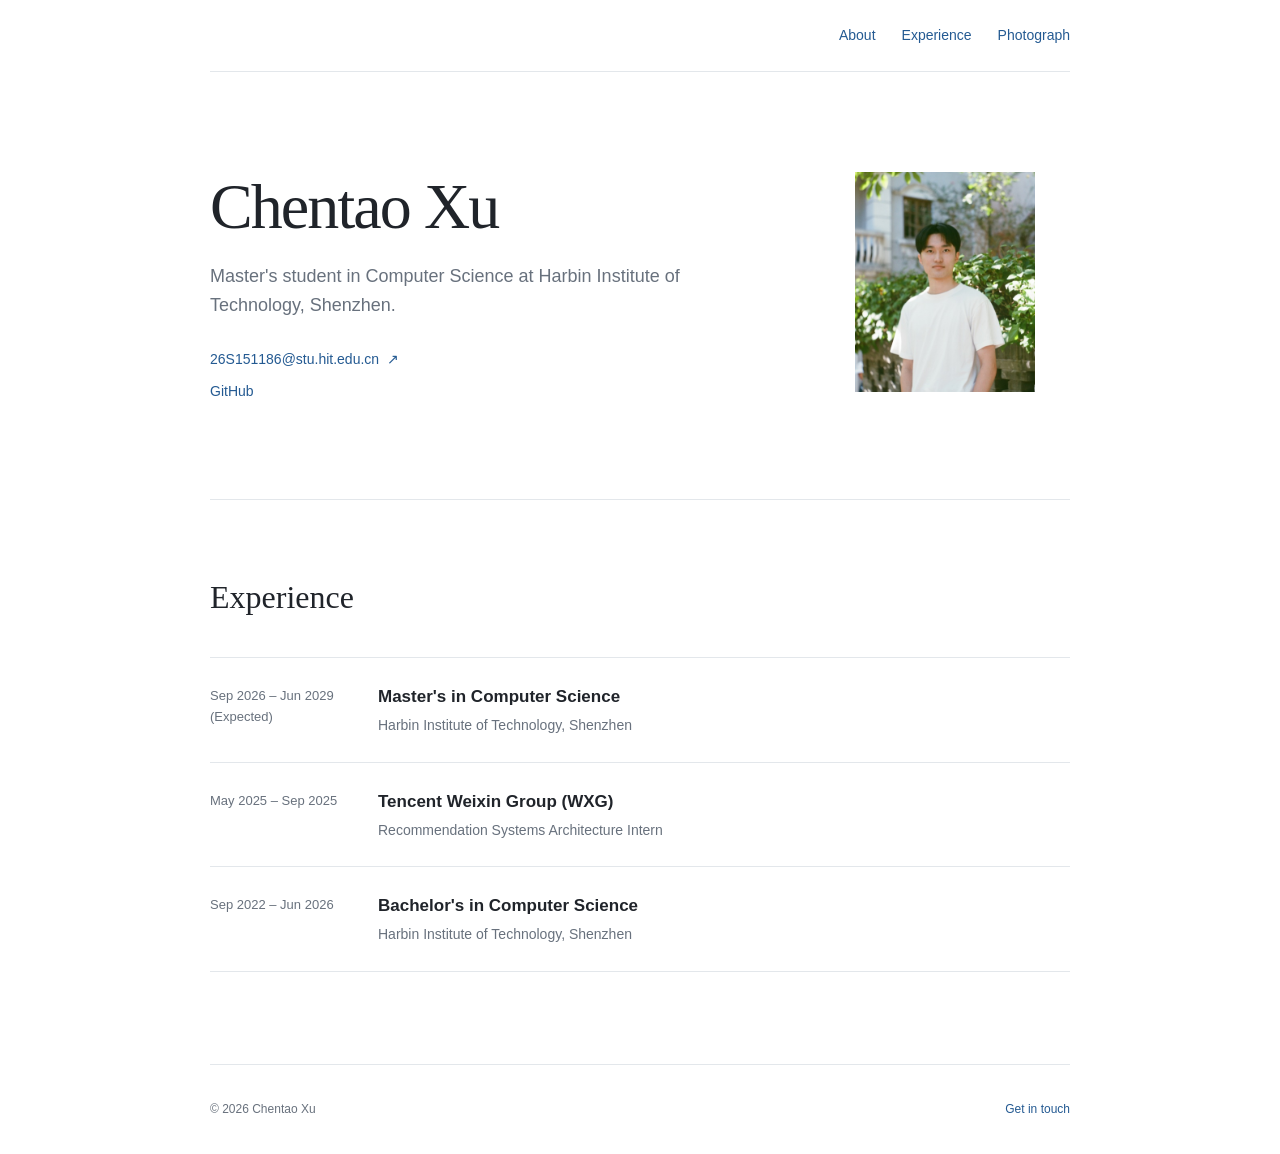
<file: index.html>
<!doctype html>
<html lang="en">
<head>
  <meta charset="utf-8">
  <meta name="viewport" content="width=device-width, initial-scale=1">
  <meta name="description" content="Chentao Xu, Computer Science master's student at Harbin Institute of Technology, Shenzhen.">
  <title>Chentao Xu · Academic Homepage</title>
  <link rel="stylesheet" href="styles.css?v=4">
</head>
<body>
  <div class="page-shell">
    <header class="site-header">
      <nav aria-label="Primary navigation">
        <a href="#about">About</a>
        <a href="#experience">Experience</a>
        <a href="photograph/">Photograph</a>
      </nav>
    </header>
    <main id="top">
      <section class="hero" id="about" aria-labelledby="hero-title">
        <div class="portrait"><img src="assets/web/portrait.jpg" alt="Chentao Xu" width="4832" height="4760"></div>
        <div>
          <h1 id="hero-title">Chentao Xu</h1>
          <p class="intro">Master's student in Computer Science at Harbin Institute of Technology, Shenzhen.</p>
          <div class="contact-row">
            <a href="mailto:26S151186@stu.hit.edu.cn">26S151186@stu.hit.edu.cn <span aria-hidden="true">↗</span></a><br>
            <a class="github" href="https://github.com/Chentao-Xu">GitHub</a>
          </div>
        </div>
      </section>
      <section class="section" id="experience" aria-labelledby="experience-title">
        <div class="section-heading"><h2 id="experience-title">Experience</h2></div>
        <div class="timeline">
          <article class="timeline-item">
            <p class="date">Sep 2026 – Jun 2029<br>(Expected)</p>
            <div><h3>Master's in Computer Science</h3><p>Harbin Institute of Technology, Shenzhen</p></div>
          </article>
          <article class="timeline-item">
            <p class="date">May 2025 – Sep 2025</p>
            <div><h3>Tencent Weixin Group (WXG)</h3><p>Recommendation Systems Architecture Intern</p></div>
          </article>
          <article class="timeline-item">
            <p class="date">Sep 2022 – Jun 2026</p>
            <div><h3>Bachelor's in Computer Science</h3><p>Harbin Institute of Technology, Shenzhen</p></div>
          </article>
        </div>
      </section>
    </main>
    <footer><p>© 2026 Chentao Xu</p><a href="mailto:26S151186@stu.hit.edu.cn">Get in touch</a></footer>
  </div>
</body>
</html>
</file>
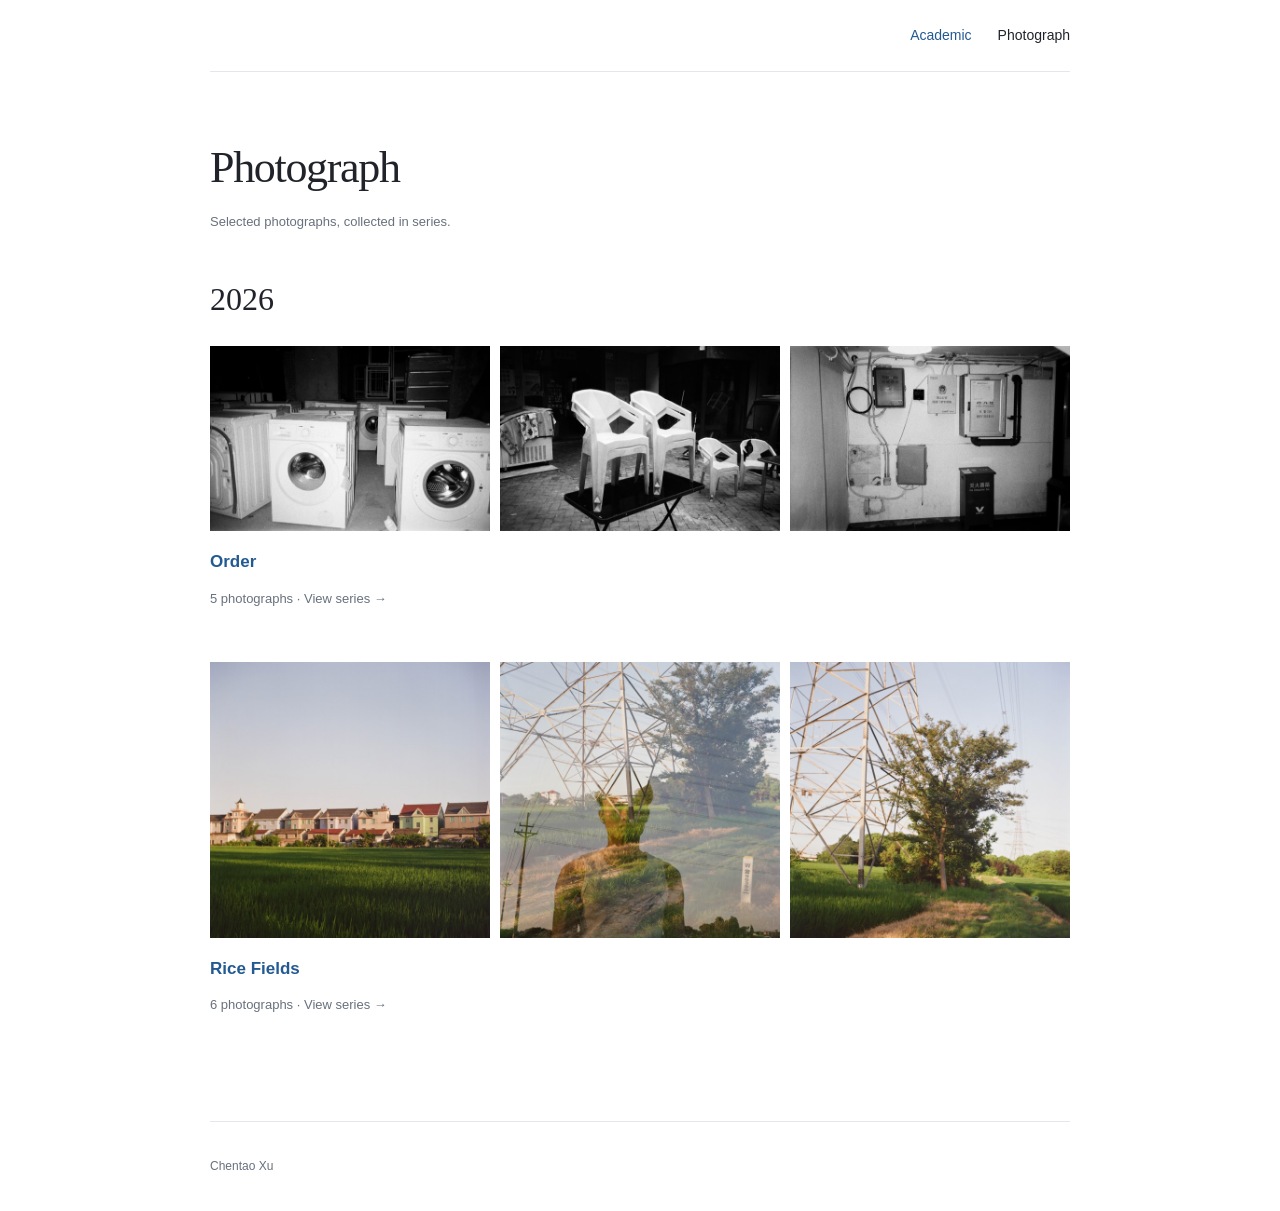
<file: photograph/index.html>
<!doctype html><html lang="en"><head><meta charset="utf-8"><meta name="viewport" content="width=device-width,initial-scale=1"><title>Photograph · Chentao Xu</title><link rel="stylesheet" href="../styles.css?v=4"><script src="albums.js?v=5" defer></script><script src="gallery.js?v=5" defer></script></head><body><div class="page-shell"><header class="site-header"><nav><a href="../">Academic</a><a href="./" aria-current="page">Photograph</a></nav></header><main class="photo-main"><h1>Photograph</h1><p class="muted">Selected photographs, collected in series.</p><div id="collection"><p class="empty">Photographs coming soon.</p></div><noscript>Please enable JavaScript to view the collection.</noscript></main><footer>Chentao Xu</footer></div></body></html>
</file>
<file: styles.css>
:root {
  --text: #20242a;
  --muted: #68717d;
  --accent: #245a92;
  --line: #e3e7eb;
}

* { box-sizing: border-box; }

html { scroll-behavior: smooth; }

body {
  margin: 0;
  color: var(--text);
  background: #fff;
  font-family: -apple-system, BlinkMacSystemFont, "Segoe UI", Arial, sans-serif;
  line-height: 1.6;
  -webkit-font-smoothing: antialiased;
}

a { color: var(--accent); text-decoration: none; }
a:hover { text-decoration: underline; }

.page-shell {
  width: min(860px, calc(100% - 40px));
  margin: 0 auto;
}

.site-header {
  min-height: 72px;
  display: flex;
  align-items: center;
  justify-content: flex-end;
  border-bottom: 1px solid var(--line);
}


nav {
  display: flex;
  gap: 26px;
  font-size: 14px;
}

.hero {
  display: grid;
  grid-template-columns: minmax(0, 1fr) 250px;
  gap: 64px;
  align-items: start;
  padding: 100px 0 96px;
}

h1 {
  margin: 0 0 20px;
  font-family: Georgia, "Times New Roman", serif;
  font-size: clamp(44px, 7vw, 64px);
  font-weight: 500;
  letter-spacing: -0.03em;
  line-height: 1.1;
}

.intro {
  max-width: 520px;
  margin: 0;
  color: var(--muted);
  font-size: 18px;
}

.contact-row { margin-top: 28px; font-size: 14px; }
.contact-row span { margin-left: 4px; }

.profile-summary {
  padding-left: 28px;
  border-left: 2px solid var(--line);
}

dl { margin: 0; }
dl > div + div { margin-top: 24px; }

dt {
  color: var(--muted);
  font-size: 12px;
  font-weight: 600;
  letter-spacing: 0.06em;
  text-transform: uppercase;
}

dd {
  margin: 5px 0 0;
  font-size: 14px;
  line-height: 1.5;
}

.section {
  padding: 72px 0 92px;
  border-top: 1px solid var(--line);
}

.section-heading h2 {
  margin: 0 0 34px;
  font-family: Georgia, "Times New Roman", serif;
  font-size: 32px;
  font-weight: 500;
}

.timeline { border-top: 1px solid var(--line); }

.timeline-item {
  display: grid;
  grid-template-columns: 140px 1fr;
  gap: 28px;
  padding: 25px 0;
  border-bottom: 1px solid var(--line);
}

.date {
  margin: 3px 0 0;
  color: var(--muted);
  font-size: 13px;
  font-variant-numeric: tabular-nums;
}

.timeline-item h3 {
  margin: 0 0 4px;
  font-size: 17px;
  font-weight: 600;
}

.timeline-item p:last-child {
  margin: 0;
  color: var(--muted);
  font-size: 14px;
}

footer {
  min-height: 90px;
  display: flex;
  align-items: center;
  justify-content: space-between;
  border-top: 1px solid var(--line);
  color: var(--muted);
  font-size: 12px;
}

@media (max-width: 680px) {
  .hero {
    grid-template-columns: 1fr;
    gap: 46px;
    padding: 72px 0;
  }

  .profile-summary {
    padding: 24px 0 0;
    border-top: 1px solid var(--line);
    border-left: 0;
  }

  .timeline-item { grid-template-columns: 1fr; gap: 8px; }
  footer { min-height: 110px; }
}

/* Additions to the approved minimal layout. */
.portrait { position: relative; overflow: hidden; width: 180px; height: 220px; margin: 0 auto; }
.portrait img { position: absolute; display: block; width: 180%; max-width: none; height: auto; left: -12%; top: -23%; }
.hero > .portrait { grid-column: 2; grid-row: 1; }
.hero > div:not(.portrait) { grid-column: 1; grid-row: 1; }
.contact-row a { overflow-wrap: anywhere; }
.contact-row .github { display: inline-block; margin-top: 10px; }
nav a[aria-current="page"] { color: var(--text); }
a:focus-visible { outline: 2px solid var(--accent); outline-offset: 4px; }
.photo-main { padding: 72px 0 92px; }
.photo-main > h1 { font-size: 44px; }
.muted, figcaption { color: var(--muted); font-size: 13px; }
.empty { margin: 48px 0; color: var(--muted); }
.photo-main section { margin-top: 48px; }
.photo-main h2 { font: 500 32px Georgia, serif; margin: 0 0 28px; }
.albums { display: grid; grid-template-columns: 1fr; gap: 40px; }
.album { display: block; min-width: 0; }
.album-preview { display: grid; grid-template-columns: repeat(3, minmax(0, 1fr)); gap: 10px; align-items: center; }
.album-preview img { display: block; width: 100%; height: auto; }
.album h3 { font-size: 17px; font-weight: 600; margin-bottom: 6px; }
.back { display: inline-block; margin: 24px 0; }
.gallery { max-width: 620px; margin: 0 auto; }
.gallery figure { margin: 40px 0; }
.gallery img { width: auto; height: auto; max-width: 100%; max-height: 62vh; display: block; margin: 0 auto; }
figcaption { margin-top: 8px; }
@media (max-width: 680px) {
  .hero { display: flow-root; }
  .hero > .portrait { float: right; margin: 0 0 16px 20px; width: 100px; height: 122px; }
  .hero h1 { font-size: 32px; }
  .hero .intro { font-size: 16px; }
  .albums { grid-template-columns: 1fr; }
  nav { gap: 18px; }
}
</file>
